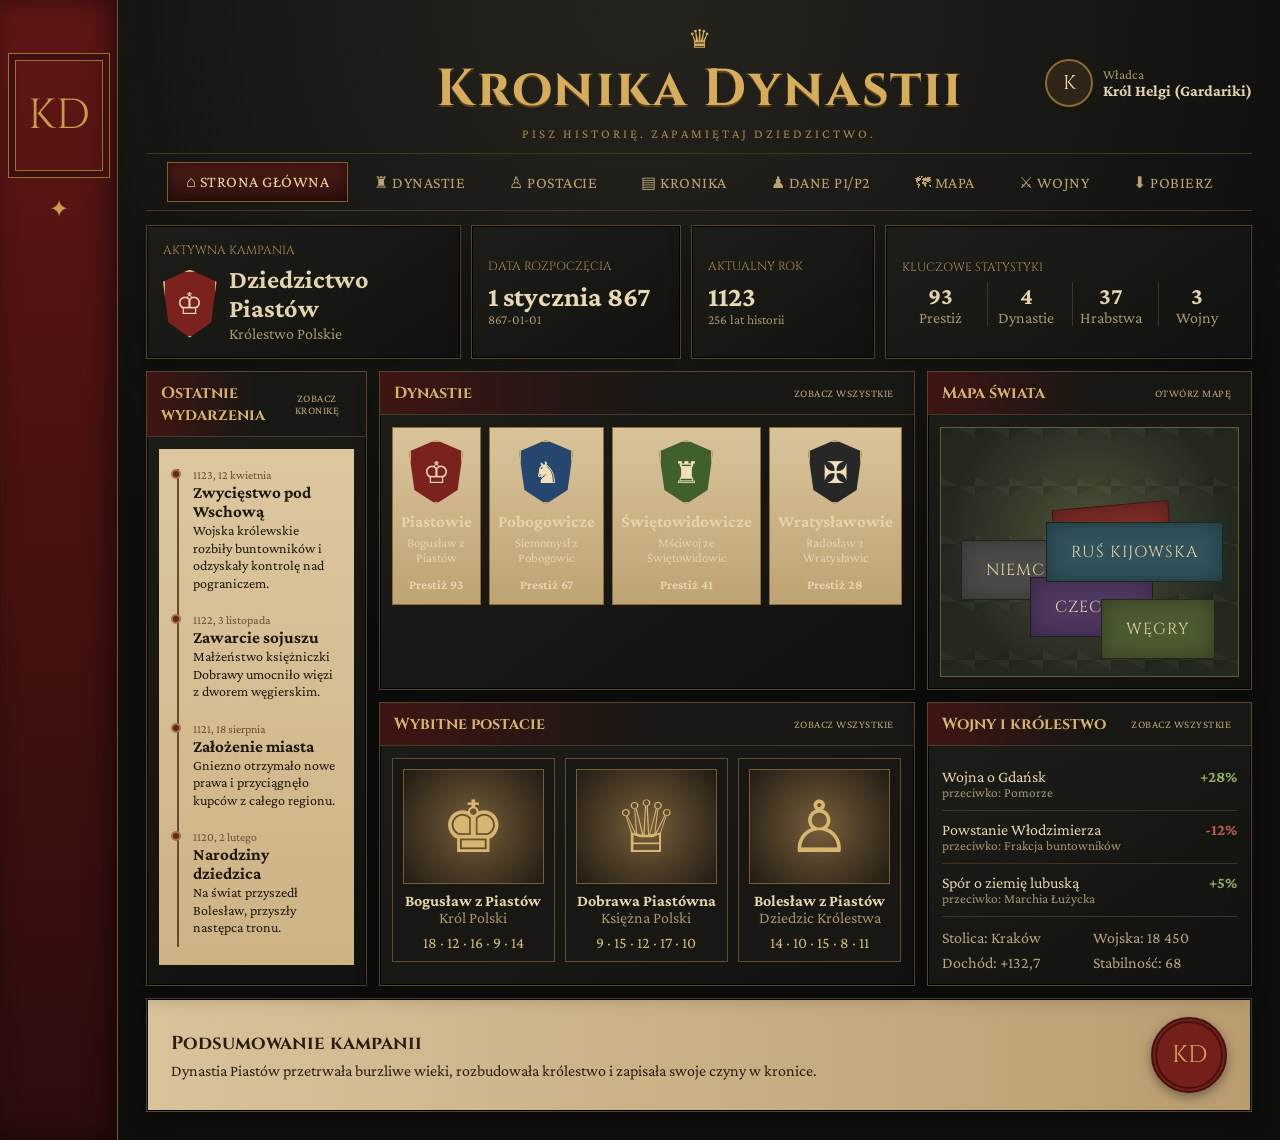
<file: index.html>
<!DOCTYPE html>
<html lang="pl">
<head>
  <meta charset="UTF-8" />
  <meta name="viewport" content="width=device-width, initial-scale=1.0" />
  <meta name="theme-color" content="#11120f" />
  <title>Kronika Dynastii v0.5 — wspólna strona P1/P2</title>
  <link rel="preconnect" href="https://fonts.googleapis.com">
  <link rel="preconnect" href="https://fonts.gstatic.com" crossorigin>
  <link href="https://fonts.googleapis.com/css2?family=Cinzel:wght@500;600;700&family=Crimson+Pro:wght@400;500;600&display=swap" rel="stylesheet">
  <link rel="stylesheet" href="styles.css" />
</head>
<body>
  <div class="page-shell">
    <aside class="side-banner"><div class="monogram">KD</div><div class="ornament">✦</div></aside>
    <main class="app">
      <header class="topbar">
        <button class="mobile-menu" type="button" aria-label="Otwórz menu">☰</button>
        <div class="brand-wrap"><div class="crown">♛</div><h1>Kronika Dynastii</h1><p>Pisz historię. Zapamiętaj dziedzictwo.</p></div>
        <div class="profile"><div class="avatar" id="ruler-initial">B</div><div><small>Władca</small><strong id="ruler-name">Ładowanie…</strong></div></div>
      </header>

      <nav class="nav-tabs" aria-label="Główna nawigacja">
        <button data-view="home" class="active">⌂ Strona główna</button>
        <button data-view="dynasties">♜ Dynastie</button>
        <button data-view="characters">♙ Postacie</button>
        <button data-view="chronicle">▤ Kronika</button>
        <button data-view="players">♟ Dane P1/P2</button>
        <button data-view="map">🗺 Mapa</button>
        <button data-view="wars">⚔ Wojny</button>
        <button data-view="downloads">⬇ Pobierz</button>
      </nav>

      <div id="loading" class="loading-card">Otwieranie księgi kampanii…</div>
      <div id="error" class="error-card" hidden></div>
      <div id="app-content" hidden>
        <section class="view active" id="view-home"></section>
        <section class="view" id="view-dynasties"></section>
        <section class="view" id="view-characters"></section>
        <section class="view" id="view-chronicle"></section>
        <section class="view" id="view-players"></section>
        <section class="view" id="view-map"></section>
        <section class="view" id="view-wars"></section>
        <section class="view" id="view-downloads"></section>
      </div>
    </main>
  </div>
  <script src="data/campaign-data.js"></script>
  <script src="data/analyzer-live.js?v=20260729-schema2"></script>
  <script src="script.js?v=20260729-auto-campaign-json"></script>
</body>
</html>
</file>
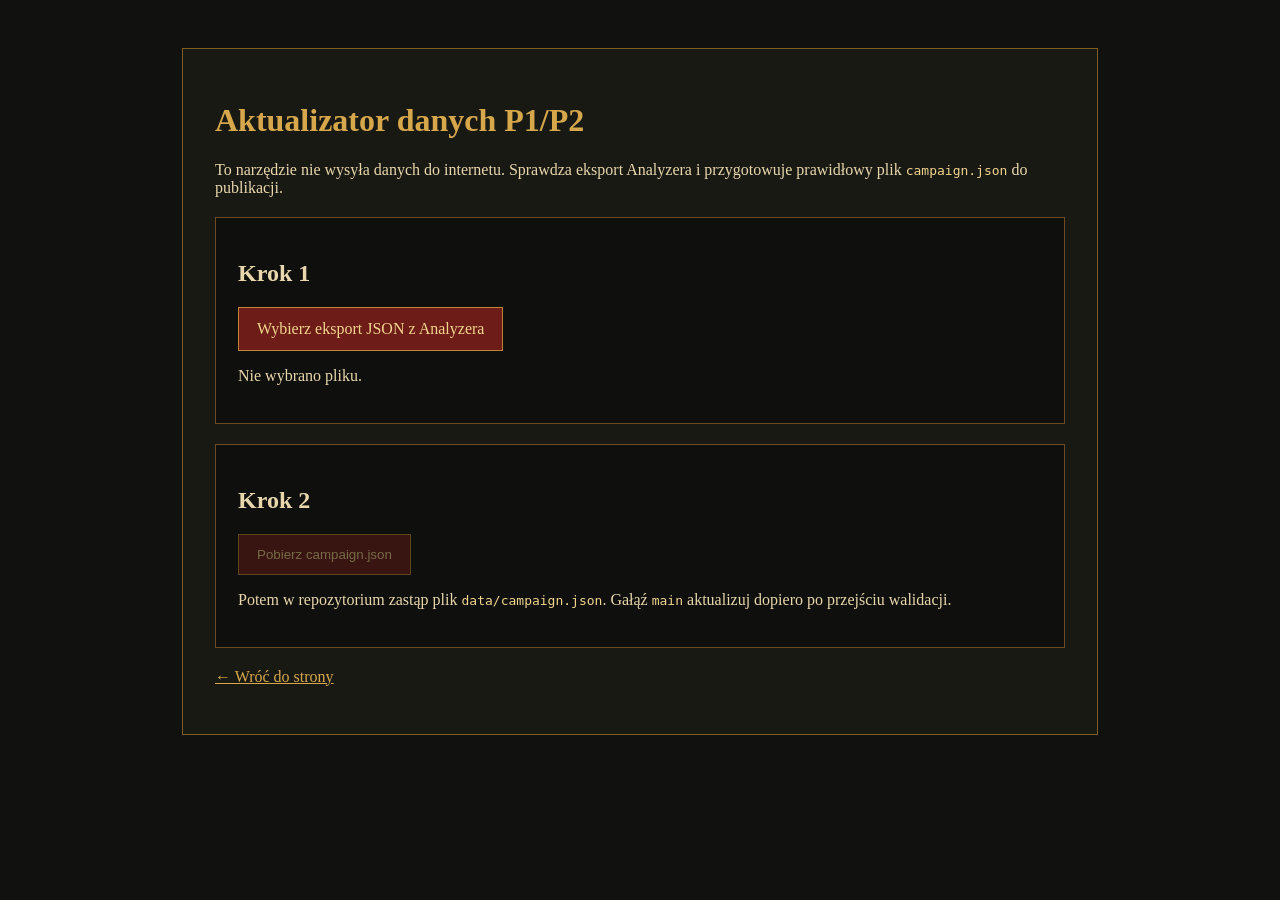
<file: aktualizator.html>
<!DOCTYPE html>
<html lang="pl">
<head>
  <meta charset="UTF-8">
  <meta name="viewport" content="width=device-width, initial-scale=1.0">
  <title>Aktualizator danych — Kronika Dynastii</title>
  <style>
    body{margin:0;background:#11120f;color:#e8d7ad;font-family:Georgia,serif}
    main{max-width:850px;margin:48px auto;padding:32px;background:#191914;border:1px solid #7c5d25}
    h1{color:#d7a84b}.box{padding:22px;border:1px solid #6e4b23;background:#0f100d;margin:20px 0}
    button,label{display:inline-block;padding:12px 18px;background:#6d1c18;color:#f2d58e;border:1px solid #bd8533;cursor:pointer}
    button:disabled{opacity:.45;cursor:not-allowed}.ok{color:#9fce8b}.error{color:#ef8d82}
    code{color:#f2d58e}
  </style>
</head>
<body>
<main>
  <h1>Aktualizator danych P1/P2</h1>
  <p>To narzędzie nie wysyła danych do internetu. Sprawdza eksport Analyzera i przygotowuje prawidłowy plik <code>campaign.json</code> do publikacji.</p>
  <div class="box">
    <h2>Krok 1</h2>
    <label>Wybierz eksport JSON z Analyzera
      <input id="file" type="file" accept=".json,application/json" hidden>
    </label>
    <p id="status">Nie wybrano pliku.</p>
  </div>
  <div class="box">
    <h2>Krok 2</h2>
    <button id="download" disabled>Pobierz campaign.json</button>
    <p>Potem w repozytorium zastąp plik <code>data/campaign.json</code>. Gałąź <code>main</code> aktualizuj dopiero po przejściu walidacji.</p>
  </div>
  <p><a href="index.html#players" style="color:#d7a84b">← Wróć do strony</a></p>
</main>
<script>
let prepared = '';
const status = document.getElementById('status');
const download = document.getElementById('download');

function validate(data) {
  if (!data || ![1, 2].includes(Number(data.schema))) throw new Error('Obsługiwane są schema = 1 oraz schema = 2.');
  if (!data.campaign || !data.players || !data.players.P1 || !data.players.P2) throw new Error('Brakuje campaign lub players P1/P2.');
  if (!Array.isArray(data.players.P1.events) || !Array.isArray(data.players.P2.events)) throw new Error('Brakuje list wydarzeń P1/P2.');
}

document.getElementById('file').addEventListener('change', async e => {
  try {
    const file = e.target.files[0];
    if (!file) return;
    const data = JSON.parse(await file.text());
    validate(data);
    prepared = JSON.stringify(data, null, 2) + '\n';
    status.className = 'ok';
    status.textContent = `Gotowe: ${data.campaign.name || 'kampania'} — P1: ${data.players.P1.events.length}, P2: ${data.players.P2.events.length}.`;
    download.disabled = false;
  } catch (err) {
    prepared = '';
    download.disabled = true;
    status.className = 'error';
    status.textContent = 'Błąd: ' + err.message;
  }
});

download.addEventListener('click', () => {
  const blob = new Blob([prepared], {type:'application/json;charset=utf-8'});
  const url = URL.createObjectURL(blob);
  const a = document.createElement('a');
  a.href = url;
  a.download = 'campaign.json';
  a.click();
  URL.revokeObjectURL(url);
});
</script>
</body>
</html>
</file>
<file: styles.css>
:root{--bg:#0f100f;--panel:#171814;--panel2:#202018;--gold:#c69b4a;--gold2:#8c6a31;--ink:#1e170d;--paper:#d8c29a;--red:#6d1715;--line:#57452a;--text:#e5d3ae;--muted:#a89570}
*{box-sizing:border-box} body{margin:0;background:radial-gradient(circle at top,#25231d 0,#0e0f0d 55%);color:var(--text);font-family:'Crimson Pro',serif;min-height:100vh}
button{font:inherit}.page-shell{display:flex;min-height:100vh}.side-banner{width:118px;background:linear-gradient(#5f1615,#2b0c0b);border-right:1px solid #7f5425;display:flex;flex-direction:column;align-items:center;padding-top:60px;box-shadow:inset -8px 0 24px #0008}.monogram{font-family:'Cinzel';font-size:42px;color:var(--gold);border:1px solid #9c6e2f;padding:26px 12px;box-shadow:0 0 0 6px #3d0f0e,0 0 0 7px #9c6e2f}.ornament{margin-top:24px;color:var(--gold);font-size:24px}.app{flex:1;padding:20px 28px 28px;max-width:1800px;margin:auto}.topbar{display:flex;justify-content:center;align-items:center;position:relative;padding:4px 0 12px}.brand-wrap{text-align:center}.brand-wrap h1{margin:0;font-family:'Cinzel';font-size:52px;letter-spacing:2px;color:#d7ad5c;text-shadow:0 2px 0 #5c431d}.brand-wrap p{margin:2px 0 0;text-transform:uppercase;letter-spacing:3px;font-size:13px;color:#a98649}.crown{color:#d7ad5c;font-size:26px}.profile{position:absolute;right:0;display:flex;gap:10px;align-items:center}.avatar{width:48px;height:48px;border-radius:50%;border:2px solid var(--gold2);display:grid;place-items:center;background:#2e2418;color:#efd7a7;font-family:'Cinzel';font-size:20px}.profile small,.profile strong{display:block}.profile small{color:var(--muted)}.nav-tabs{display:flex;justify-content:center;gap:8px;border-top:1px solid #47381f;border-bottom:1px solid #47381f;padding:8px 0;margin-bottom:14px}.nav-tabs button,.panel-title button{background:transparent;border:0;color:#bca275;text-transform:uppercase;letter-spacing:.5px;cursor:pointer}.nav-tabs button{padding:10px 18px}.nav-tabs button.active{background:linear-gradient(#4d1b17,#2e100e);border:1px solid #8a5b27;color:#f1d59b;box-shadow:inset 0 0 12px #0008}.stats-grid{display:grid;grid-template-columns:1.2fr .8fr .7fr 1.4fr;gap:10px;margin-bottom:12px}.stat-card,.panel,.footer-panel{border:1px solid var(--line);background:linear-gradient(145deg,#1d1d18,#11120f);box-shadow:inset 0 0 0 1px #000,0 8px 20px #0005}.stat-card{min-height:106px;padding:16px;display:flex;flex-direction:column;justify-content:center}.eyebrow{font-family:'Cinzel';font-size:12px;color:#aa8b55;text-transform:uppercase;margin-bottom:7px}.stat-card strong{font-size:28px;color:#ead8b2}.stat-card small{color:var(--muted)}.campaign-row{display:flex;align-items:center;gap:12px}.campaign h2{margin:0;font-size:26px}.campaign p{margin:2px 0 0;color:var(--muted)}.crest{width:58px;height:68px;clip-path:polygon(50% 0,100% 18%,90% 78%,50% 100%,10% 78%,0 18%);display:grid;place-items:center;color:#f2e0b8;font-size:30px;border:2px solid #d3b069}.red{background:#7b211e}.blue{background:#25466f}.green{background:#3f5f2d}.black{background:#272727}.mini-stats{display:grid;grid-template-columns:repeat(4,1fr);gap:8px}.mini-stats div{text-align:center;border-left:1px solid #3f3423}.mini-stats div:first-child{border-left:0}.mini-stats b{display:block;font-size:24px}.mini-stats span{color:var(--muted)}.dashboard-grid{display:grid;grid-template-columns:1.05fr 1.35fr 1.55fr;grid-template-areas:'timeline dynasties map' 'timeline characters wars';gap:12px}.panel{min-height:200px}.timeline-panel{grid-area:timeline}.dynasties-panel{grid-area:dynasties}.map-panel{grid-area:map}.characters-panel{grid-area:characters}.wars-panel{grid-area:wars}.panel-title{display:flex;justify-content:space-between;align-items:center;border-bottom:1px solid #4a3924;padding:10px 14px;background:linear-gradient(90deg,#3f1512,#171713 52%)}.panel-title h3{margin:0;font-family:'Cinzel';font-size:16px;color:#d6b36d}.panel-title button{font-size:11px}.parchment{background:linear-gradient(#dcc79f,#cdb384);color:var(--ink)}.timeline{margin:12px;padding:16px 16px 10px 34px;position:relative}.timeline:before{content:'';position:absolute;left:18px;top:20px;bottom:18px;width:2px;background:#6a4b2d}.event{position:relative;padding:0 0 18px}.event .dot{position:absolute;left:-22px;top:4px;width:10px;height:10px;border-radius:50%;background:#6f211c;border:2px solid #9e7346}.event time{font-size:12px;color:#6a5136}.event h4{margin:1px 0;font-size:17px}.event p{margin:0;font-size:14px;line-height:1.25}.dynasty-grid{display:grid;grid-template-columns:repeat(4,1fr);gap:8px;padding:12px}.dynasty-card{background:linear-gradient(#d9c49a,#bea373);color:#21180d;text-align:center;padding:12px 8px;border:1px solid #8f6b38}.dynasty-card .crest{margin:0 auto 8px;width:54px;height:64px}.dynasty-card h4{margin:4px 0;font-size:17px}.dynasty-card p{font-size:13px;min-height:32px;margin:0 0 8px}.dynasty-card b{font-size:13px}.map-placeholder{height:250px;position:relative;overflow:hidden;background:radial-gradient(circle at 50% 45%,#4f5339,#23291f 70%);margin:12px;border:1px solid #6f5834}.map-placeholder:before{content:'';position:absolute;inset:0;background-image:linear-gradient(30deg,#ffffff08 12%,transparent 12.5%,transparent 87%,#ffffff08 87.5%),linear-gradient(150deg,#00000015 12%,transparent 12.5%,transparent 87%,#00000015 87.5%);background-size:34px 58px}.region{position:absolute;padding:18px 24px;border:1px solid #0008;box-shadow:inset 0 0 20px #0005;color:#e6d3a4;font-family:'Cinzel';letter-spacing:1px}.polska{left:38%;top:31%;background:#7b2c26;transform:rotate(-5deg)}.niemcy{left:7%;top:45%;background:#4a4a46}.czechy{left:30%;top:60%;background:#4e375e}.wegry{left:54%;top:69%;background:#4c5a30}.rus{right:5%;top:38%;background:#31525a}.character-grid{display:grid;grid-template-columns:repeat(3,1fr);gap:10px;padding:12px}.character-card{border:1px solid #624a2a;background:#181713;text-align:center;padding:10px}.portrait{height:115px;display:grid;place-items:center;font-size:72px;background:radial-gradient(circle,#775e3a,#211b13);color:#d7b66f;border:1px solid #7c5d2f}.character-card h4{margin:8px 0 0}.character-card p{margin:0;color:var(--muted)}.traits{margin-top:8px;color:#d0b77e}.war-list{padding:12px 14px 4px}.war-list div{display:flex;justify-content:space-between;border-bottom:1px solid #3f3424;padding:10px 0}.positive{color:#8ead5a}.negative{color:#b75c4f}.realm-info{display:grid;grid-template-columns:repeat(2,1fr);gap:8px;padding:8px 14px 14px;color:#b8a37c}.footer-panel{margin-top:12px;padding:18px 24px;display:flex;justify-content:space-between;align-items:center;background:linear-gradient(90deg,#d9c39a,#b99d70);color:#2b1e10}.footer-panel h3{font-family:'Cinzel';margin:0 0 6px}.footer-panel p{margin:0}.seal{width:76px;height:76px;border-radius:50%;display:grid;place-items:center;background:#741f1a;color:#d6a65e;border:6px double #46100d;font-family:'Cinzel';font-size:24px;box-shadow:0 4px 12px #0006}@media (max-width:1200px){.side-banner{display:none}.stats-grid{grid-template-columns:1fr 1fr}.dashboard-grid{grid-template-columns:1fr 1fr;grid-template-areas:'timeline dynasties' 'map map' 'characters wars'}.profile{display:none}}@media (max-width:760px){.app{padding:12px}.brand-wrap h1{font-size:34px}.nav-tabs{overflow:auto;justify-content:flex-start}.stats-grid,.dashboard-grid{display:block}.stat-card,.panel{margin-bottom:10px}.dynasty-grid,.character-grid{grid-template-columns:1fr 1fr}.mini-stats{grid-template-columns:1fr 1fr}}

/* v0.2 */
[hidden]{display:none!important}.loading-card,.error-card{max-width:760px;margin:70px auto;padding:30px;border:1px solid var(--line);background:#171814;text-align:center;box-shadow:0 12px 30px #0008}.error-card{background:#2a1714;border-color:#7c3e31}.error-card h2{font-family:'Cinzel';color:#d6b36d}.error-card code{color:#f0d49a}.view{display:none}.view.active{display:block}.mobile-menu{display:none;background:transparent;border:1px solid var(--line);color:var(--gold);font-size:22px;padding:6px 10px}.card-link{font:inherit;cursor:pointer;width:100%}.dynasty-card.card-link,.character-card.card-link{color:inherit}.dynasty-card.card-link:hover,.character-card.card-link:hover{transform:translateY(-2px);box-shadow:0 8px 16px #0007}.panel-title button:hover,.nav-tabs button:hover{color:#f0d49a}.page-header{padding:34px 24px;margin-bottom:14px;border:1px solid var(--line);background:linear-gradient(120deg,#321411,#171814 48%,#11120f);box-shadow:inset 0 0 40px #0008}.page-header h2{font-family:'Cinzel';font-size:34px;color:#d7ad5c;margin:4px 0}.page-header p{color:var(--muted);font-size:18px;margin:0}.detail-grid{display:grid;grid-template-columns:repeat(2,1fr);gap:14px}.detail-grid.two-columns{grid-template-columns:repeat(2,1fr)}.detail-card{display:flex;gap:22px;align-items:center;min-height:230px;padding:22px;border:1px solid var(--line);background:linear-gradient(145deg,#1d1d18,#11120f);box-shadow:inset 0 0 0 1px #000,0 8px 20px #0005}.detail-card .crest{width:92px;height:110px;flex:0 0 auto;font-size:48px}.detail-card h2{font-family:'Cinzel';margin:2px 0 8px;color:#e7cf9a}.detail-card p{margin:5px 0}.detail-card blockquote{margin:14px 0 0;padding-left:14px;border-left:2px solid var(--gold2);color:#bda77b;font-style:italic}.portrait.large{width:160px;height:180px;flex:0 0 auto}.tag-row{display:flex;flex-wrap:wrap;gap:7px;margin:12px 0}.tag-row span{padding:4px 9px;border:1px solid #5c482c;background:#241d14;color:#d8bf89;font-size:13px}.skill-row{display:grid;grid-template-columns:repeat(5,1fr);gap:5px}.skill-row div{text-align:center;padding:7px 5px;background:#0f100e;border:1px solid #3f3424}.skill-row b,.skill-row small{display:block}.skill-row small{color:var(--muted)}.filter-bar{display:flex;gap:8px;flex-wrap:wrap;margin-bottom:12px}.filter-button{border:1px solid var(--line);background:#171814;color:#bca275;padding:8px 13px;text-transform:capitalize;cursor:pointer}.filter-button.active{background:#5b1b16;color:#f1d59b;border-color:#8a5b27}.chronicle-full .timeline{margin:0;min-height:560px;padding:28px 30px 20px 48px}.chronicle-full .timeline:before{left:27px}.chronicle-full .event{padding-bottom:28px}.chronicle-full .event .dot{left:-27px}.event-type{display:inline-block;margin-left:10px;padding:1px 7px;background:#6d1715;color:#ead8b2;font-size:11px;text-transform:uppercase}.dot.major{box-shadow:0 0 0 4px #b48d4e55}.map-full{padding-bottom:14px}.map-date{color:var(--muted);font-size:13px}.large-map{height:560px}.large-map .region{font-size:22px;padding:28px 42px}.map-legend{display:flex;gap:18px;flex-wrap:wrap;padding:2px 14px 0;color:#bca275}.map-legend span{display:flex;align-items:center;gap:7px}.legend-color{display:inline-block;width:18px;height:12px;border:1px solid #0008}.legend-color.polska{background:#7b2c26}.legend-color.niemcy{background:#4a4a46}.legend-color.czechy{background:#4e375e}.legend-color.wegry{background:#4c5a30}.legend-color.rus{background:#31525a}.wars-layout{display:grid;grid-template-columns:1.35fr .85fr;gap:14px}.war-card{display:flex;justify-content:space-between;align-items:center;margin-bottom:12px;padding:20px;border:1px solid var(--line);background:linear-gradient(145deg,#1d1d18,#11120f)}.war-card h2{font-family:'Cinzel';color:#e7cf9a;margin:2px 0}.war-card p{color:var(--muted);margin:0}.war-score{font-size:34px;font-family:'Cinzel';text-align:right}.war-score small{display:block;font-family:'Crimson Pro';font-size:13px;color:var(--muted)}.realm-list{margin:0;padding:14px}.realm-list div{display:flex;justify-content:space-between;gap:20px;padding:12px 0;border-bottom:1px solid #3f3424}.realm-list dt{color:var(--muted)}.realm-list dd{margin:0;text-align:right;color:#e4c98e}.war-list small{display:block;color:var(--muted)}
@media (max-width:1000px){.detail-grid,.detail-grid.two-columns,.wars-layout{grid-template-columns:1fr}.large-map{height:420px}}
@media (max-width:760px){.mobile-menu{display:block;position:absolute;left:0}.nav-tabs{display:none;flex-direction:column;align-items:stretch}.nav-tabs.open{display:flex}.nav-tabs button{text-align:left}.detail-card{align-items:flex-start;flex-direction:column}.portrait.large{width:100%}.large-map{height:380px}.large-map .region{font-size:12px;padding:14px}.skill-row{grid-template-columns:repeat(3,1fr)}}

/* v0.3 — sekcja pobierania */
.download-grid{display:grid;grid-template-columns:repeat(2,minmax(0,1fr));gap:16px}
.download-card{display:flex;gap:22px;padding:24px;border:1px solid var(--line);background:linear-gradient(145deg,#1d1d18,#11120f);box-shadow:inset 0 0 0 1px #000,0 10px 24px #0006}
.download-card.featured{border-color:#8a5b27;background:linear-gradient(145deg,#251c13,#11120f)}
.download-icon{width:92px;height:92px;flex:0 0 auto;display:grid;place-items:center;border-radius:18px;border:2px solid #a87b36;background:linear-gradient(145deg,#7c211d,#2b0c0b);color:#e2bd71;font-family:'Cinzel';font-size:30px;box-shadow:0 8px 18px #0008}
.download-icon.mod{background:linear-gradient(145deg,#3e4930,#141a11)}
.download-content h2{font-family:'Cinzel';color:#e7cf9a;margin:6px 0 2px;font-size:26px}
.download-content p{color:#c7b38a;line-height:1.45}
.download-content ul{padding-left:20px;color:#b9a57d}
.download-content li{margin:6px 0}
.release-badge{display:inline-block;padding:4px 9px;border:1px solid;font-family:'Cinzel';font-size:11px;text-transform:uppercase;letter-spacing:.6px}
.release-badge.stable{color:#b9d987;border-color:#668a3b;background:#26341c}
.release-badge.beta{color:#e3c176;border-color:#8a6528;background:#3c2d14}
.version-line{margin:0!important;color:var(--muted)!important}
.download-button{display:inline-block;margin-top:8px;padding:12px 18px;border:1px solid #b07a32;background:linear-gradient(#6f211c,#3a100d);color:#f0d6a1;text-decoration:none;font-family:'Cinzel';text-transform:uppercase;letter-spacing:.6px;box-shadow:0 5px 14px #0007}
.download-button:hover{filter:brightness(1.12);transform:translateY(-1px)}
.download-button.secondary{background:linear-gradient(#4f5f35,#273019);border-color:#81964f}
.checksum{margin-top:14px;color:#aa956d}
.checksum summary{cursor:pointer}
.checksum code{display:block;margin-top:8px;padding:10px;background:#0c0d0b;border:1px solid #3f3424;color:#d6bf8a;word-break:break-all}
.install-guide{display:grid;grid-template-columns:repeat(2,1fr);gap:16px;margin-top:16px}
.install-guide ol{margin:0;padding:20px 24px 24px 42px;color:#c9b58c}
.install-guide li{margin:8px 0}
.security-note{margin-top:16px;padding:18px 22px;border:1px solid #5f4b2f;background:#171814;color:#c9b58c}
.security-note strong{display:block;font-family:'Cinzel';color:#d7ad5c;margin-bottom:5px}
.security-note p{margin:0}
@media (max-width:1000px){.download-grid,.install-guide{grid-template-columns:1fr}}
@media (max-width:620px){.download-card{flex-direction:column}.download-icon{width:76px;height:76px}.download-button{display:block;text-align:center}}

.local-server-note{margin-top:16px;padding:18px 22px;border:1px solid #84552d;background:#2a1b10;color:#e3c797}
.local-server-note strong{display:block;font-family:'Cinzel';color:#f0c477;margin-bottom:5px}
.local-server-note p{margin:0}.local-server-note code{color:#ffe0a4}


/* v0.4 — import danych P1/P2 z Kronika Analyzer */
.import-panel { max-width: 900px; margin: 0 auto 1.5rem; }
.import-dropzone { text-align: center; padding: 2.5rem 1.25rem; border: 1px dashed rgba(128, 99, 54, .55); border-radius: 12px; background: rgba(245, 232, 195, .36); }
.import-symbol { font-size: 2.2rem; line-height: 1; margin-bottom: .75rem; }
.import-dropzone h3 { margin: 0 0 .5rem; }
.import-dropzone p { max-width: 620px; margin: 0 auto 1.25rem; }
.import-button { display: inline-flex; align-items: center; justify-content: center; cursor: pointer; }
.import-message { min-height: 1.5rem; margin: .75rem 0; font-weight: 600; }
.import-message.error { color: #8f2626; }
.player-summary-grid { display: grid; grid-template-columns: 1.4fr repeat(3, 1fr); gap: 1rem; margin-bottom: 1rem; }
.player-summary-grid .stat-card strong { display: block; font-size: 1.55rem; margin-top: .45rem; }
.player-toolbar { display: flex; gap: .75rem; flex-wrap: wrap; align-items: center; margin-bottom: .75rem; }
.danger-button { border: 1px solid rgba(125, 36, 36, .55); background: rgba(125, 36, 36, .08); color: #702020; border-radius: 8px; padding: .75rem 1rem; cursor: pointer; font-weight: 700; }
.players-columns { display: grid; grid-template-columns: 1fr 1fr; gap: 1rem; align-items: start; }
.player-panel .panel-title span { font-size: .85rem; opacity: .72; }
.player-events { display: grid; gap: .8rem; max-height: 900px; overflow: auto; padding-right: .25rem; }
.player-event { border: 1px solid rgba(102, 78, 42, .25); border-radius: 9px; padding: .9rem; background: rgba(255, 250, 235, .55); }
.player-event h4 { margin: .45rem 0 .25rem; }
.player-event p { margin: 0 0 .45rem; }
.player-event small { overflow-wrap: anywhere; opacity: .65; }
.player-event-meta { display: flex; gap: .45rem; flex-wrap: wrap; align-items: center; font-size: .78rem; }
.player-badge, .test-badge { display: inline-block; border-radius: 999px; padding: .18rem .5rem; font-weight: 800; letter-spacing: .04em; }
.player-badge.p1 { background: rgba(130, 35, 35, .14); color: #7b2020; }
.player-badge.p2 { background: rgba(31, 71, 116, .14); color: #1f4774; }
.test-badge { background: rgba(126, 96, 25, .15); color: #725313; }
.empty-player-state { padding: 2rem 1rem; text-align: center; opacity: .7; border: 1px dashed rgba(102, 78, 42, .25); border-radius: 9px; }
.dynasty-profile-grid { display: grid; grid-template-columns: repeat(2, minmax(0, 1fr)); gap: 1rem; }
.dynasty-profile-card { padding: 1.15rem; border: 1px solid var(--line); background: linear-gradient(145deg, #1d1d18, #11120f); box-shadow: inset 0 0 0 1px #000, 0 8px 20px #0005; }
.dynasty-profile-heading { display: flex; align-items: center; gap: 1rem; padding-bottom: 1rem; border-bottom: 1px solid #3f3424; }
.dynasty-profile-heading .crest { flex: 0 0 auto; }
.dynasty-profile-heading h2 { margin: 0; color: #e7cf9a; font-family: 'Cinzel'; font-size: 1.4rem; }
.dynasty-profile-heading p { margin: .25rem 0 0; color: var(--muted); }
.dynasty-profile-details { margin: .8rem 0; }
.dynasty-profile-details div { display: flex; justify-content: space-between; gap: 1.25rem; padding: .38rem 0; border-bottom: 1px solid #30291d; }
.dynasty-profile-details dt { color: var(--muted); }
.dynasty-profile-details dd { margin: 0; text-align: right; color: #ead8b2; }
.dynasty-profile-metrics { display: grid; grid-template-columns: repeat(3, 1fr); gap: .45rem; }
.dynasty-profile-metrics div { padding: .65rem .45rem; text-align: center; border: 1px solid #463821; background: #141510; }
.dynasty-profile-metrics b, .dynasty-profile-metrics span { display: block; }
.dynasty-profile-metrics b { color: #e7cf9a; font-size: 1.25rem; }
.dynasty-profile-metrics span { color: var(--muted); font-size: .78rem; }
.player-panel > .dynasty-profile-card { margin: .8rem; box-shadow: none; }
.player-panel .player-events { padding: 0 .8rem .8rem; }
@media (max-width: 900px) {
  .player-summary-grid { grid-template-columns: 1fr 1fr; }
  .players-columns { grid-template-columns: 1fr; }
  .dynasty-profile-grid { grid-template-columns: 1fr; }
}
@media (max-width: 560px) {
  .player-summary-grid { grid-template-columns: 1fr; }
  .dynasty-profile-metrics { grid-template-columns: repeat(2, 1fr); }
}
</file>
